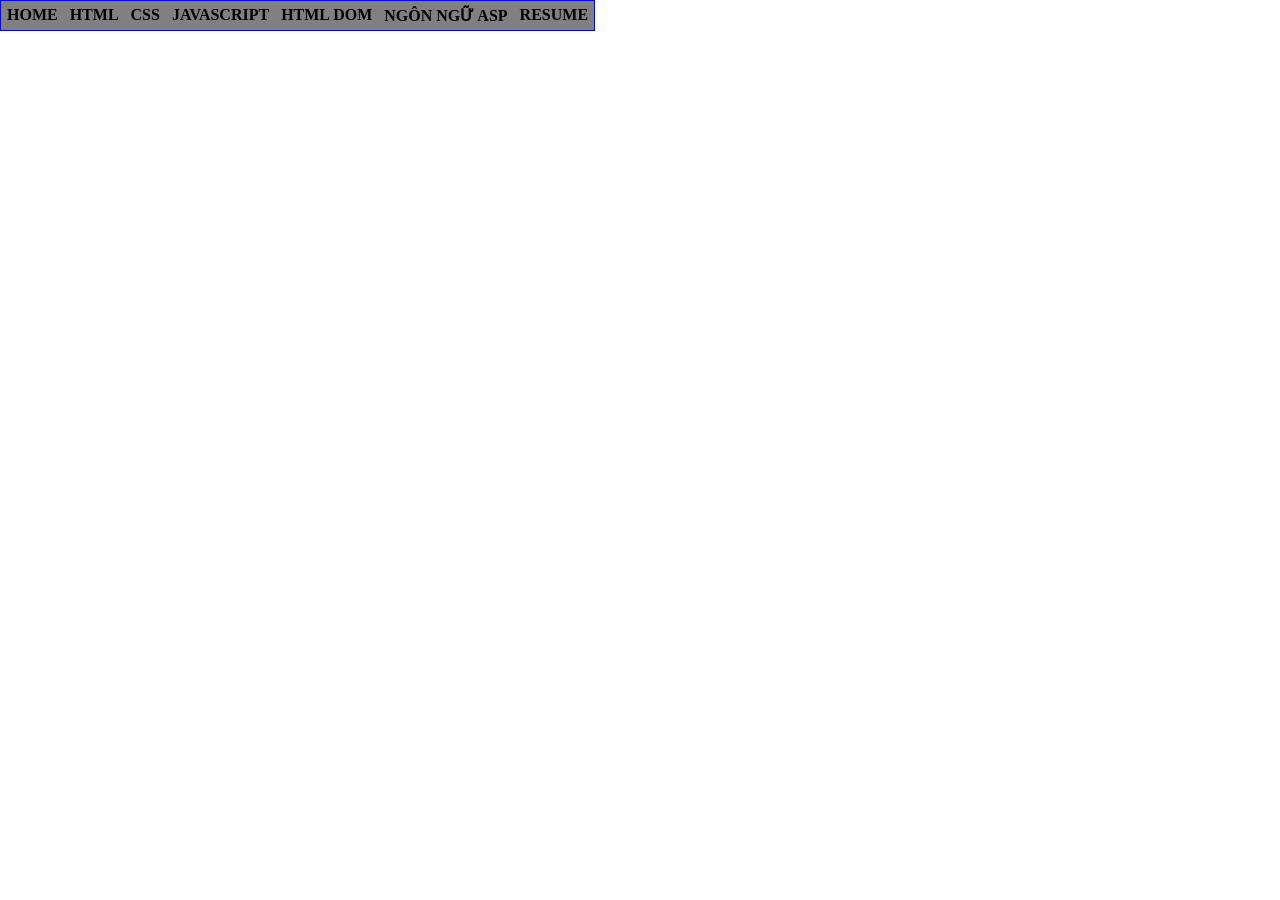
<file: index.html>
<!DOCTYPE html>
<html lang='en'>
    <title>Hữu Quân - K244161803</title>
    <link rel='stylesheet' href='css\main.css'>
<body>
    <div id="container">  
<ul>
<li> <a href="resume.html">HOME</a></li>
<li> <a href="#">HTML</a></li>
<li> <a href="#">CSS</a>
    <ul>
     <li> <a href=".\ex42\Bai_42.html">CSS bài 42</a></li>
     <li> <a href="#">GIAO DIỆN VỚI CSS</a></li>
     <li> <a href="#">CSS NÂNG CAO</a></li>
 </ul>
</li>
<li> <a href="#">JAVASCRIPT</a>
 <ul>
     <li> <a href="#">LESSON 01</a></li>
     <li> <a href="#">LESSON 02</a></li>
     <li> <a href="#">LESSON 03</a></li>
 </ul>
</li>
<li> <a href="#">HTML DOM</a></li>
<li> <a href="#">NGÔN NGỮ ASP</a></li>
<li> <a href="resume.html">RESUME</a></li>


</ul>

</div>

<div style="clear: both;"></div>

</body>
</html>
</file>
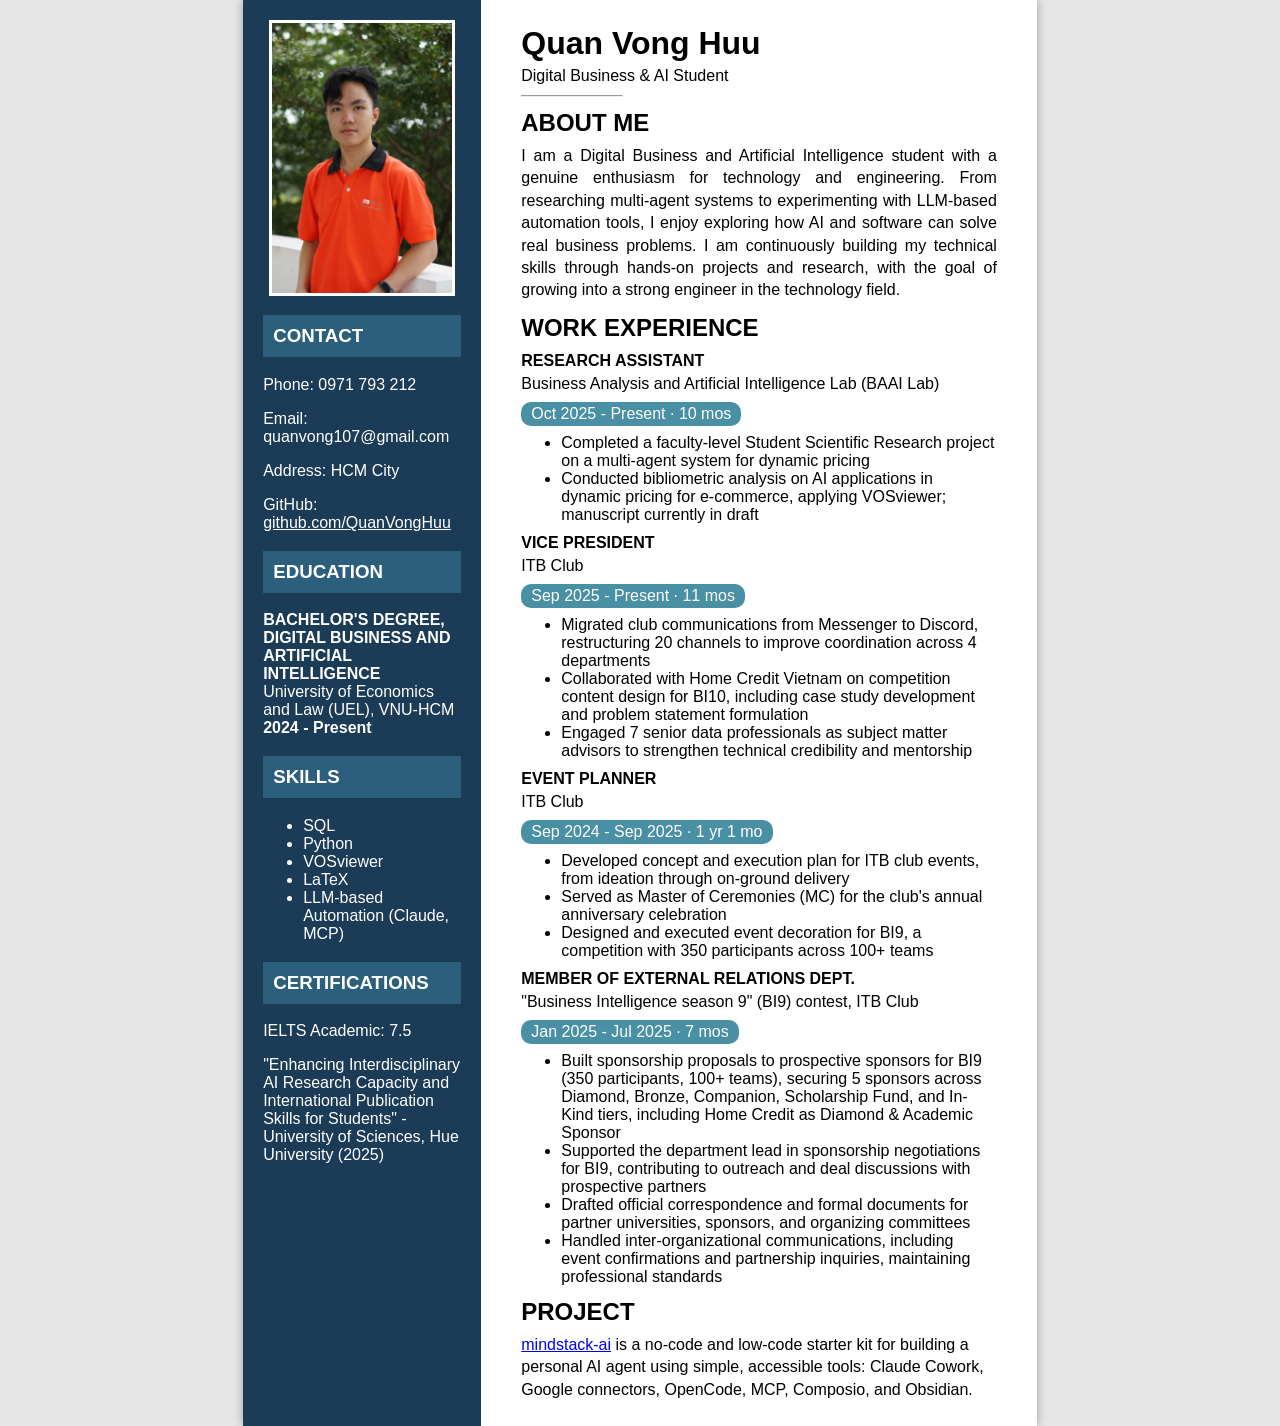
<file: resume.html>
<html>
    <head>
        <title>My Resume</title>
    </head>
    <body style="margin: 0; font-family: 'Segoe UI', Calibri, sans-serif; background-color: #e6e6e6;">

        <div style="width: 210mm; margin: 0 auto; background-color: white; display: flex; box-shadow: 0 0 10px rgba(0, 0, 0, 0.3);">

        <div style="width: 30%; background-color: #1b3b57; color: white; padding: 20px; box-sizing: border-box;">

            <div style="text-align: center;">
                <img src="./images/my_avt.JPG" width="180" style="border: 3px solid white;" />
            </div>

            <h3 style="background-color: #2c5f7c; padding: 10px;">CONTACT</h3>
            <p>Phone: 0971 793 212</p>
            <p>Email: quanvong107@gmail.com</p>
            <p>Address: HCM City</p>
            <p>GitHub: <a href="https://github.com/QuanVongHuu" style="color: white;">github.com/QuanVongHuu</a></p>

            <h3 style="background-color: #2c5f7c; padding: 10px;">EDUCATION</h3>
            <p>
                <b>BACHELOR'S DEGREE, DIGITAL BUSINESS AND ARTIFICIAL INTELLIGENCE</b><br/>
                University of Economics and Law (UEL), VNU-HCM<br/>
                <b style = "text-align: right;"> 2024 - Present</b>
            </p>

            <h3 style="background-color: #2c5f7c; padding: 10px;">SKILLS</h3>
            <ul>
                <li>SQL</li>
                <li>Python</li>
                <li>VOSviewer</li>
                <li>LaTeX</li>
                <li>LLM-based Automation (Claude, MCP)</li>
            </ul>

            <h3 style="background-color: #2c5f7c; padding: 10px;">CERTIFICATIONS</h3>
            <p>IELTS Academic: 7.5</p>
            <p>"Enhancing Interdisciplinary AI Research Capacity and International Publication Skills for Students" - University of Sciences, Hue University (2025)</p>

        </div>

        <div style="width: 70%; padding: 25px 40px; box-sizing: border-box;">

            <h1 style="margin: 0;">Quan Vong Huu</h1>
            <p style="margin: 5px 0 10px 0;">Digital Business &amp; AI Student </p>
            <hr width="100" style="text-align: left; margin: 10px 0;"/>

            <h2 style="margin: 12px 0 8px 0;">ABOUT ME</h2>
            <p style="text-align: justify; margin: 0 0 8px 0; line-height: 1.4;">
                I am a Digital Business and Artificial Intelligence student with a genuine
                enthusiasm for technology and engineering. From researching multi-agent systems
                 to experimenting with LLM-based automation tools, I enjoy
                exploring how AI and software can solve real business problems. I am continuously
                building my technical skills through hands-on projects and research, with the
                goal of growing into a strong engineer in the technology field.
            </p>

            <h2 style="margin: 12px 0 8px 0;">WORK EXPERIENCE</h2>

            <h4 style="margin: 10px 0 0 0;">RESEARCH ASSISTANT</h4>
            <p style="margin-top: 5px; margin-bottom: 5px;">Business Analysis and Artificial Intelligence Lab (BAAI Lab)</p>
            <p style="display: inline-block; background-color: #4a90a4; color: white; padding: 3px 10px; border-radius: 10px; margin: 4px 0;">Oct 2025 - Present · 10 mos</p>
            <ul style="margin: 4px 0 8px 0;">
                <li>Completed a faculty-level Student Scientific Research project on a multi-agent system for dynamic pricing</li>
                <li>Conducted bibliometric analysis on AI applications in dynamic pricing for e-commerce, applying VOSviewer; manuscript currently in draft</li>
            </ul>

            <h4 style="margin: 10px 0 0 0;">VICE PRESIDENT</h4>
            <p style="margin-top: 5px; margin-bottom: 5px;">ITB Club</p>
            <p style="display: inline-block; background-color: #4a90a4; color: white; padding: 3px 10px; border-radius: 10px; margin: 4px 0;">Sep 2025 - Present · 11 mos</p>
            <ul style="margin: 4px 0 8px 0;">
                <li>Migrated club communications from Messenger to Discord, restructuring 20 channels to improve coordination across 4 departments</li>
                <li>Collaborated with Home Credit Vietnam on competition content design for BI10, including case study development and problem statement formulation</li>
                <li>Engaged 7 senior data professionals as subject matter advisors to strengthen technical credibility and mentorship</li>
            </ul>

            <h4 style="margin: 10px 0 0 0;">EVENT PLANNER</h4>
            <p style="margin-top: 5px; margin-bottom: 5px;">ITB Club</p>
            <p style="display: inline-block; background-color: #4a90a4; color: white; padding: 3px 10px; border-radius: 10px; margin: 4px 0;">Sep 2024 - Sep 2025 · 1 yr 1 mo</p>
            <ul style="margin: 4px 0 8px 0;">
                <li>Developed concept and execution plan for ITB club events, from ideation through on-ground delivery</li>
                <li>Served as Master of Ceremonies (MC) for the club's annual anniversary celebration</li>
                <li>Designed and executed event decoration for BI9, a competition with 350 participants across 100+ teams</li>
            </ul>

            <h4 style="margin: 10px 0 0 0;">MEMBER OF EXTERNAL RELATIONS DEPT.</h4>
            <p style="margin-top: 5px; margin-bottom: 5px;">"Business Intelligence season 9" (BI9) contest, ITB Club</p>
            <p style="display: inline-block; background-color: #4a90a4; color: white; padding: 3px 10px; border-radius: 10px; margin: 4px 0;">Jan 2025 - Jul 2025 · 7 mos</p>
            <ul style="margin: 4px 0 8px 0;">
                <li>Built sponsorship proposals to prospective sponsors for BI9 (350 participants, 100+ teams), securing 5 sponsors across Diamond, Bronze, Companion, Scholarship Fund, and In-Kind tiers, including Home Credit as Diamond &amp; Academic Sponsor</li>
                <li>Supported the department lead in sponsorship negotiations for BI9, contributing to outreach and deal discussions with prospective partners</li>
                <li>Drafted official correspondence and formal documents for partner universities, sponsors, and organizing committees</li>
                <li>Handled inter-organizational communications, including event confirmations and partnership inquiries, maintaining professional standards</li>
            </ul>

            <h2 style="margin: 12px 0 8px 0;">PROJECT</h2>
            <p style="margin: 0; line-height: 1.4;">
                <a href="https://github.com/QuanVongHuu/mindstack-ai">mindstack-ai</a>
                is a no-code and low-code starter kit for building a personal AI agent using
                simple, accessible tools: Claude Cowork, Google connectors, OpenCode, MCP,
                Composio, and Obsidian.
            </p>

        </div>

        </div>

    </body>
</html>
</file>
